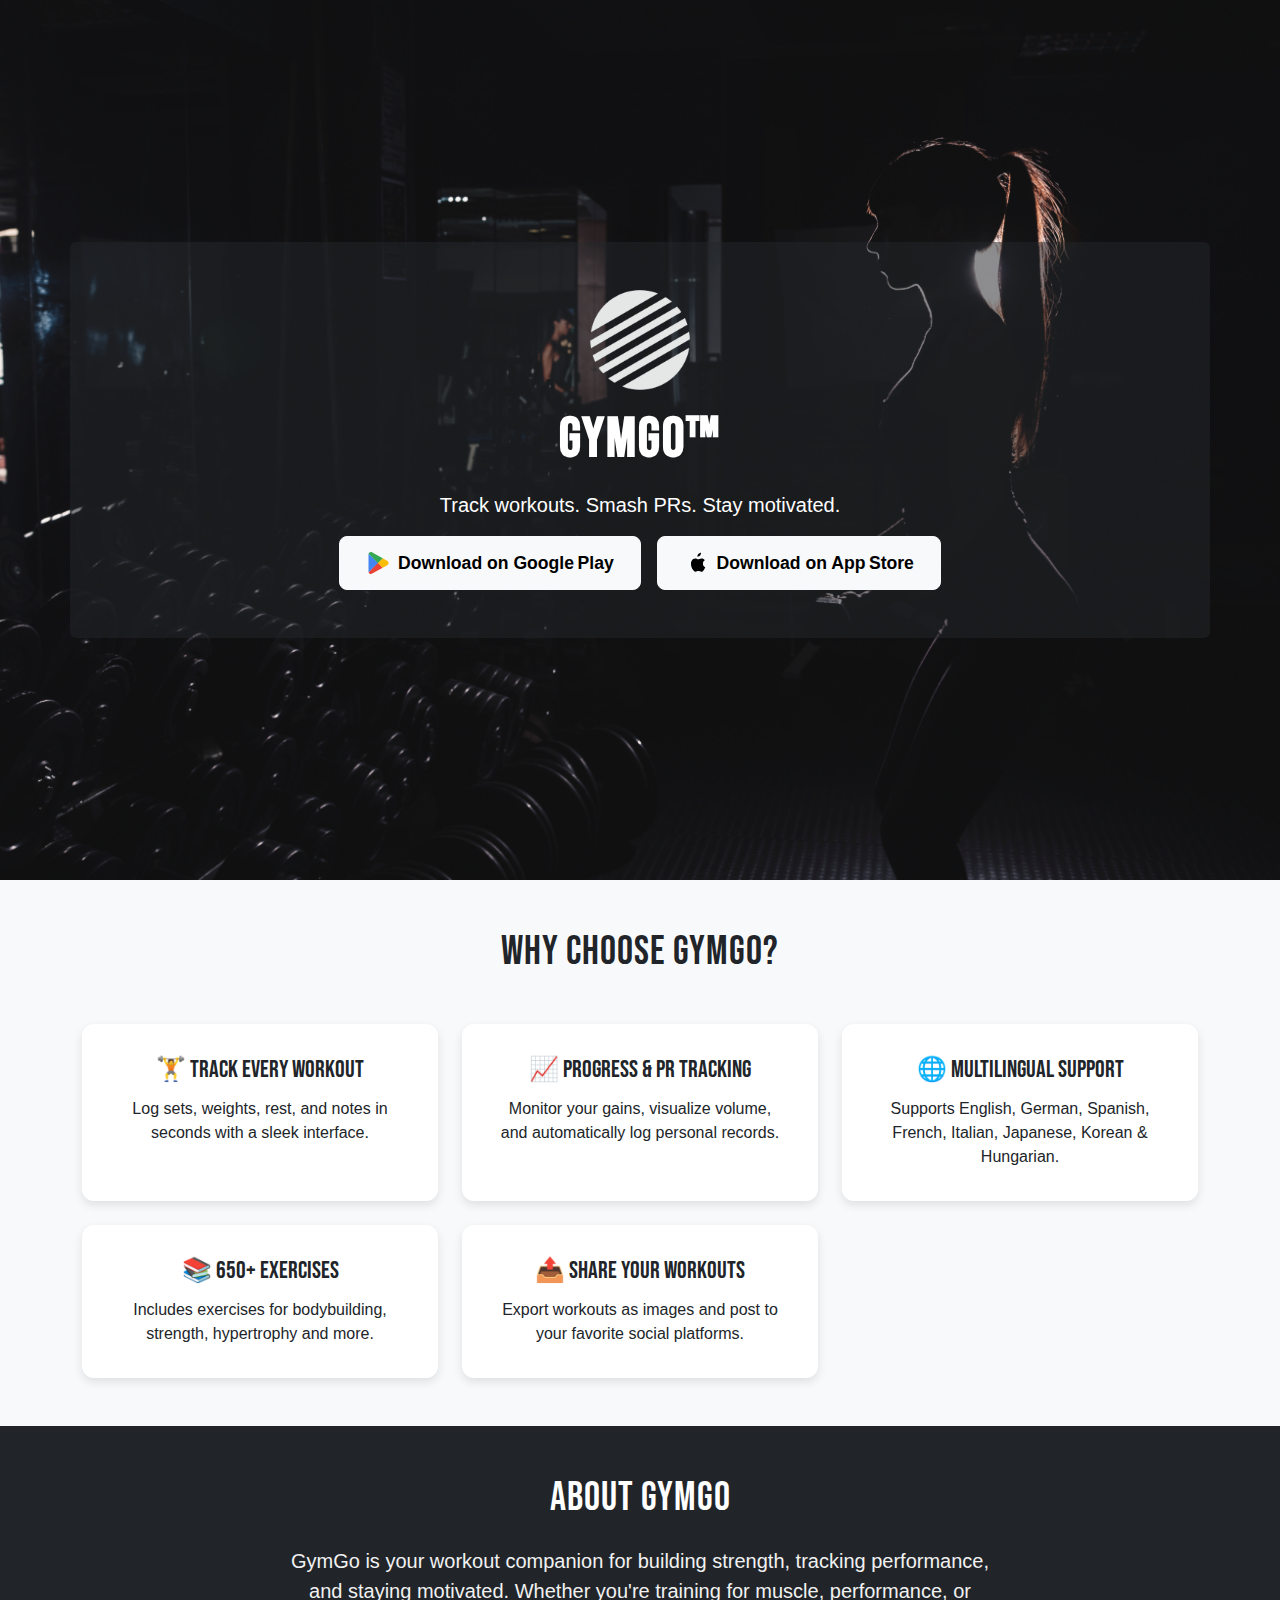
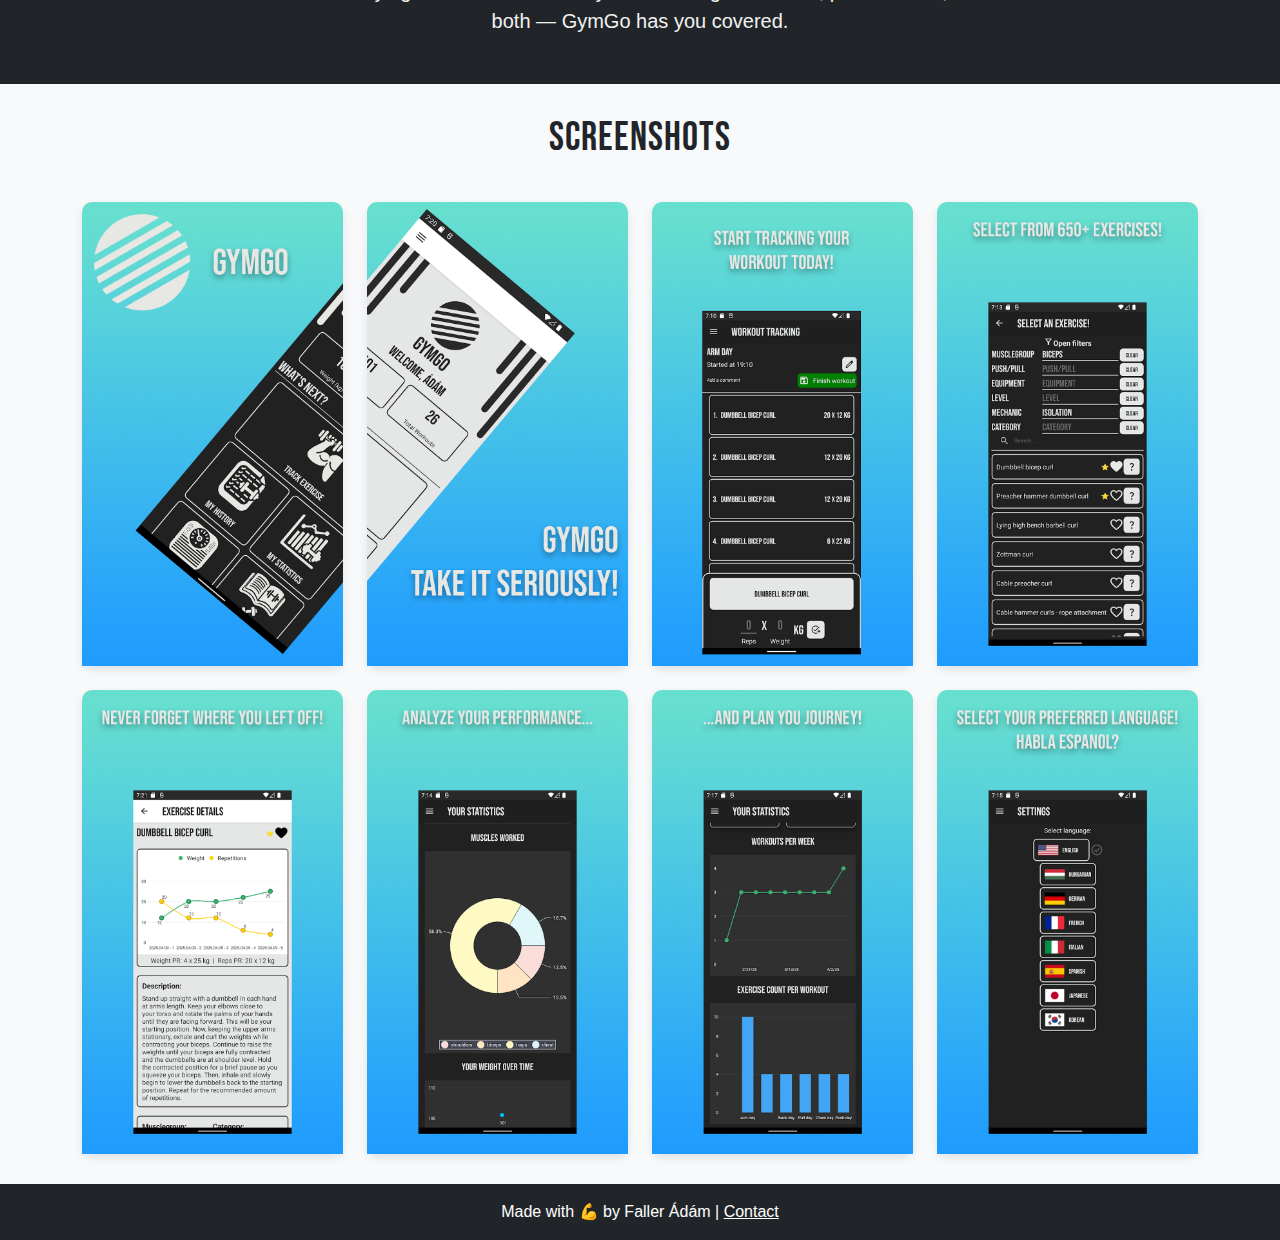
<file: index.html>
<!DOCTYPE html>
<html lang="en">
<head>
    <meta charset="UTF-8" />
    <meta name="viewport" content="width=device-width, initial-scale=1" />
    <title>GymGo – Workout & Strength Log App</title>
    <link href="https://cdn.jsdelivr.net/npm/bootstrap@5.3.3/dist/css/bootstrap.min.css" rel="stylesheet" />
    <link href="https://fonts.googleapis.com/css2?family=Bebas+Neue&display=swap" rel="stylesheet">
    <link href="styles.css" rel="stylesheet" />
</head>
<body>
    <!-- Hero Section (Theme matched to landing page) -->
<section class="hero-section text-white text-center d-flex align-items-center justify-content-center" style="background: url('silhouette-woman-gym.jpg') no-repeat center center; background-size: cover; min-height: 880px;">
    <div class="container bg-dark bg-opacity-50 p-5 rounded">
        <img src="gymgologo_dark.png" class="img-fluid mb-3" alt="GymGo Logo" style="max-height: 100px;">
        <h1 class="display-4 fw-bold">GYMGO™</h1>
        <p class="lead">Track workouts. Smash PRs. Stay motivated.</p>
<div class="d-flex flex-column flex-sm-row justify-content-center align-items-center gap-3 mt-3">
  <a href="https://play.google.com/store/apps/details?id=gymgo_app.gymgo_app" class="btn btn-light btn-lg d-flex align-items-center">
    <svg class="me-2" class="kOqhQd" aria-hidden="true" viewBox="0 0 40 40" width="24" height="24" xmlns="http://www.w3.org/2000/svg"><path fill="none" d="M0,0h40v40H0V0z"></path><g><path d="M19.7,19.2L4.3,35.3c0,0,0,0,0,0c0.5,1.7,2.1,3,4,3c0.8,0,1.5-0.2,2.1-0.6l0,0l17.4-9.9L19.7,19.2z" fill="#EA4335"></path><path d="M35.3,16.4L35.3,16.4l-7.5-4.3l-8.4,7.4l8.5,8.3l7.5-4.2c1.3-0.7,2.2-2.1,2.2-3.6C37.5,18.5,36.6,17.1,35.3,16.4z" fill="#FBBC04"></path><path d="M4.3,4.7C4.2,5,4.2,5.4,4.2,5.8v28.5c0,0.4,0,0.7,0.1,1.1l16-15.7L4.3,4.7z" fill="#4285F4"></path><path d="M19.8,20l8-7.9L10.5,2.3C9.9,1.9,9.1,1.7,8.3,1.7c-1.9,0-3.6,1.3-4,3c0,0,0,0,0,0L19.8,20z" fill="#34A853"></path></g></svg>
    Download on Google Play
  </a>

  <a href="https://apps.apple.com/us/app/gymgo-workout-tracker/id6746337855?platform=iphone" class="btn btn-light btn-lg d-flex align-items-center">
    <svg class="me-2" viewBox="0 0 384 512" width="24" height="24" class="me-2" xmlns="http://www.w3.org/2000/svg" fill="black">
      <path d="M318.7 268.6c-.4-47.1 38.5-69.6 40.2-70.7-22.1-32.2-56.5-36.6-68.8-37.1-29.3-3-57.2 17.2-72 17.2s-37.6-16.8-61.8-16.4c-31.8 .5-61.1 18.6-77.3 47.3-33 57.1-8.4 141.5 23.7 187.8 15.7 22.8 34.4 48.5 59 47.5 23.4-.9 32.4-15.2 60.8-15.2 28.3 0 36.6 15.2 61.8 14.8 25.6-.4 41.8-23.2 57.3-46.1 18-26.4 25.4-52 25.7-53.3-.6-.3-48.9-18.8-49.1-74.8zM256.6 96.3c13-15.7 21.8-37.5 19.4-59.3-18.8 .8-41.5 12.5-54.9 28.1-11.9 13.7-22.4 35.6-19.6 56.5 20.7 1.6 42.1-10.5 55.1-25.3z"/>
    </svg>
    Download on App Store
  </a>
</div>
    </div>
</section>

    <!-- Features Section -->
    <section class="py-5">
        <div class="container">
            <h2 class="text-center mb-5">Why Choose GymGo?</h2>
            <div class="row g-4">
                <div class="col-md-6 col-lg-4">
                    <div class="card h-100 text-center p-3">
                        <div class="card-body">
                            <h5 class="card-title">🏋️ Track Every Workout</h5>
                            <p class="card-text">Log sets, weights, rest, and notes in seconds with a sleek interface.</p>
                        </div>
                    </div>
                </div>
                <div class="col-md-6 col-lg-4">
                    <div class="card h-100 text-center p-3">
                        <div class="card-body">
                            <h5 class="card-title">📈 Progress & PR Tracking</h5>
                            <p class="card-text">Monitor your gains, visualize volume, and automatically log personal records.</p>
                        </div>
                    </div>
                </div>
                <div class="col-md-6 col-lg-4">
                    <div class="card h-100 text-center p-3">
                        <div class="card-body">
                            <h5 class="card-title">🌐 Multilingual Support</h5>
                            <p class="card-text">Supports English, German, Spanish, French, Italian, Japanese, Korean & Hungarian.</p>
                        </div>
                    </div>
                </div>
                <div class="col-md-6 col-lg-4">
                    <div class="card h-100 text-center p-3">
                        <div class="card-body">
                            <h5 class="card-title">📚 650+ Exercises</h5>
                            <p class="card-text">Includes exercises for bodybuilding, strength, hypertrophy and more.</p>
                        </div>
                    </div>
                </div>
                <div class="col-md-6 col-lg-4">
                    <div class="card h-100 text-center p-3">
                        <div class="card-body">
                            <h5 class="card-title">📤 Share Your Workouts</h5>
                            <p class="card-text">Export workouts as images and post to your favorite social platforms.</p>
                        </div>
                    </div>
                </div>
            </div>
        </div>
    </section>

    <!-- About Section -->
    <section class="about-section">
        <div class="container">
            <h2 class="text-center mb-4">About GymGo</h2>
            <p class="lead text-center">
                GymGo is your workout companion for building strength, tracking performance, and staying motivated.
                Whether you're training for muscle, performance, or both — GymGo has you covered.
            </p>
        </div>
    </section>

    <!-- Gallery Section -->
    <section class="gallery">
        <div class="container">
            <h2>Screenshots</h2>
            <div class="row row-cols-1 row-cols-md-2 row-cols-lg-4 g-4">
                <div class="col"><div class="card"><img src="Images/1.webp" class="card-img-top" alt="Screenshot 1"></div></div>
                <div class="col"><div class="card"><img src="Images/2.webp" class="card-img-top" alt="Screenshot 2"></div></div>
                <div class="col"><div class="card"><img src="Images/3.webp" class="card-img-top" alt="Screenshot 3"></div></div>
                <div class="col"><div class="card"><img src="Images/4.webp" class="card-img-top" alt="Screenshot 4"></div></div>
                <div class="col"><div class="card"><img src="Images/5.webp" class="card-img-top" alt="Screenshot 5"></div></div>
                <div class="col"><div class="card"><img src="Images/6.webp" class="card-img-top" alt="Screenshot 6"></div></div>
                <div class="col"><div class="card"><img src="Images/7.webp" class="card-img-top" alt="Screenshot 7"></div></div>
                <div class="col"><div class="card"><img src="Images/8.webp" class="card-img-top" alt="Screenshot 8"></div></div>
            </div>
        </div>
    </section>

    <!-- Footer -->
    <footer>
        <p class="mb-0">Made with 💪 by Faller Ádám | <a href="mailto:gymgo.application@gmail.com" class="text-white text-decoration-underline">Contact</a></p>
    </footer>

    <script src="https://cdn.jsdelivr.net/npm/bootstrap@5.3.3/dist/js/bootstrap.bundle.min.js"></script>
</body>
</html>
</file>
<file: styles.css>
body {
    font-family: 'Segoe UI', sans-serif;
    background-color: #f8f9fa;
    margin: 0;
    padding: 0;
}

h1 {
    font-family: 'Bebas Neue', sans-serif;
    font-size: 4rem;
    letter-spacing: 2px;
    margin-bottom: 0.3em;
}

header p {
    font-size: 1.25rem;
}

.btn-light {
    font-weight: bold;
    padding: 0.75em 1.5em;
    font-size: 1.1rem;
    transition: transform 0.2s ease, background-color 0.2s ease;
}

    .btn-light:hover {
        background-color: #ddd;
        transform: scale(1.05);
    }

h2 {
    font-family: 'Bebas Neue', sans-serif;
    font-size: 2.5rem;
    letter-spacing: 1px;
}

.card {
    border: none;
    border-radius: 12px;
    box-shadow: 0 4px 10px rgba(0, 0, 0, 0.1);
    transition: transform 0.3s ease;
}

    .card:hover {
        transform: translateY(-5px);
    }

.card-title {
    font-family: 'Bebas Neue', sans-serif;
    font-size: 1.5rem;
    margin-bottom: 0.5em;
}

.card-img-top {
    border-radius: 10px 10px 0 0;
    object-fit: cover;
}

footer {
    background-color: #212529;
    color: white;
    text-align: center;
    padding: 1rem;
}

    footer a {
        color: white;
        text-decoration: underline;
    }

/* Gallery Styles */
.gallery {
    padding: 30px;
}

    .gallery h2 {
        font-family: 'Bebas Neue', sans-serif;
        font-size: 2.5rem;
        letter-spacing: 1px;
        text-align: center;
        margin-bottom: 40px;
    }

.hero-section .container {
    background-color: rgba(0, 0, 0, 0.45);
    border-radius: 0.75rem;
    padding: 2rem;
}

.about-section {
    background-color: #212529;
    color: #ffffff;
    padding: 3rem 1rem;
    text-align: center;
}

    .about-section h2 {
        color: #ffffff;
        margin-bottom: 1rem;
    }

    .about-section p {
        font-size: 1.25rem;
        color: #f1f1f1;
        max-width: 700px;
        margin: 0 auto;
    }

@media (max-width: 768px) {
    .hero-section h1 {
        font-size: 2rem;
    }

    .hero-section p {
        font-size: 1.1rem;
    }

    h2 {
        font-size: 1.8rem;
    }
}
</file>
